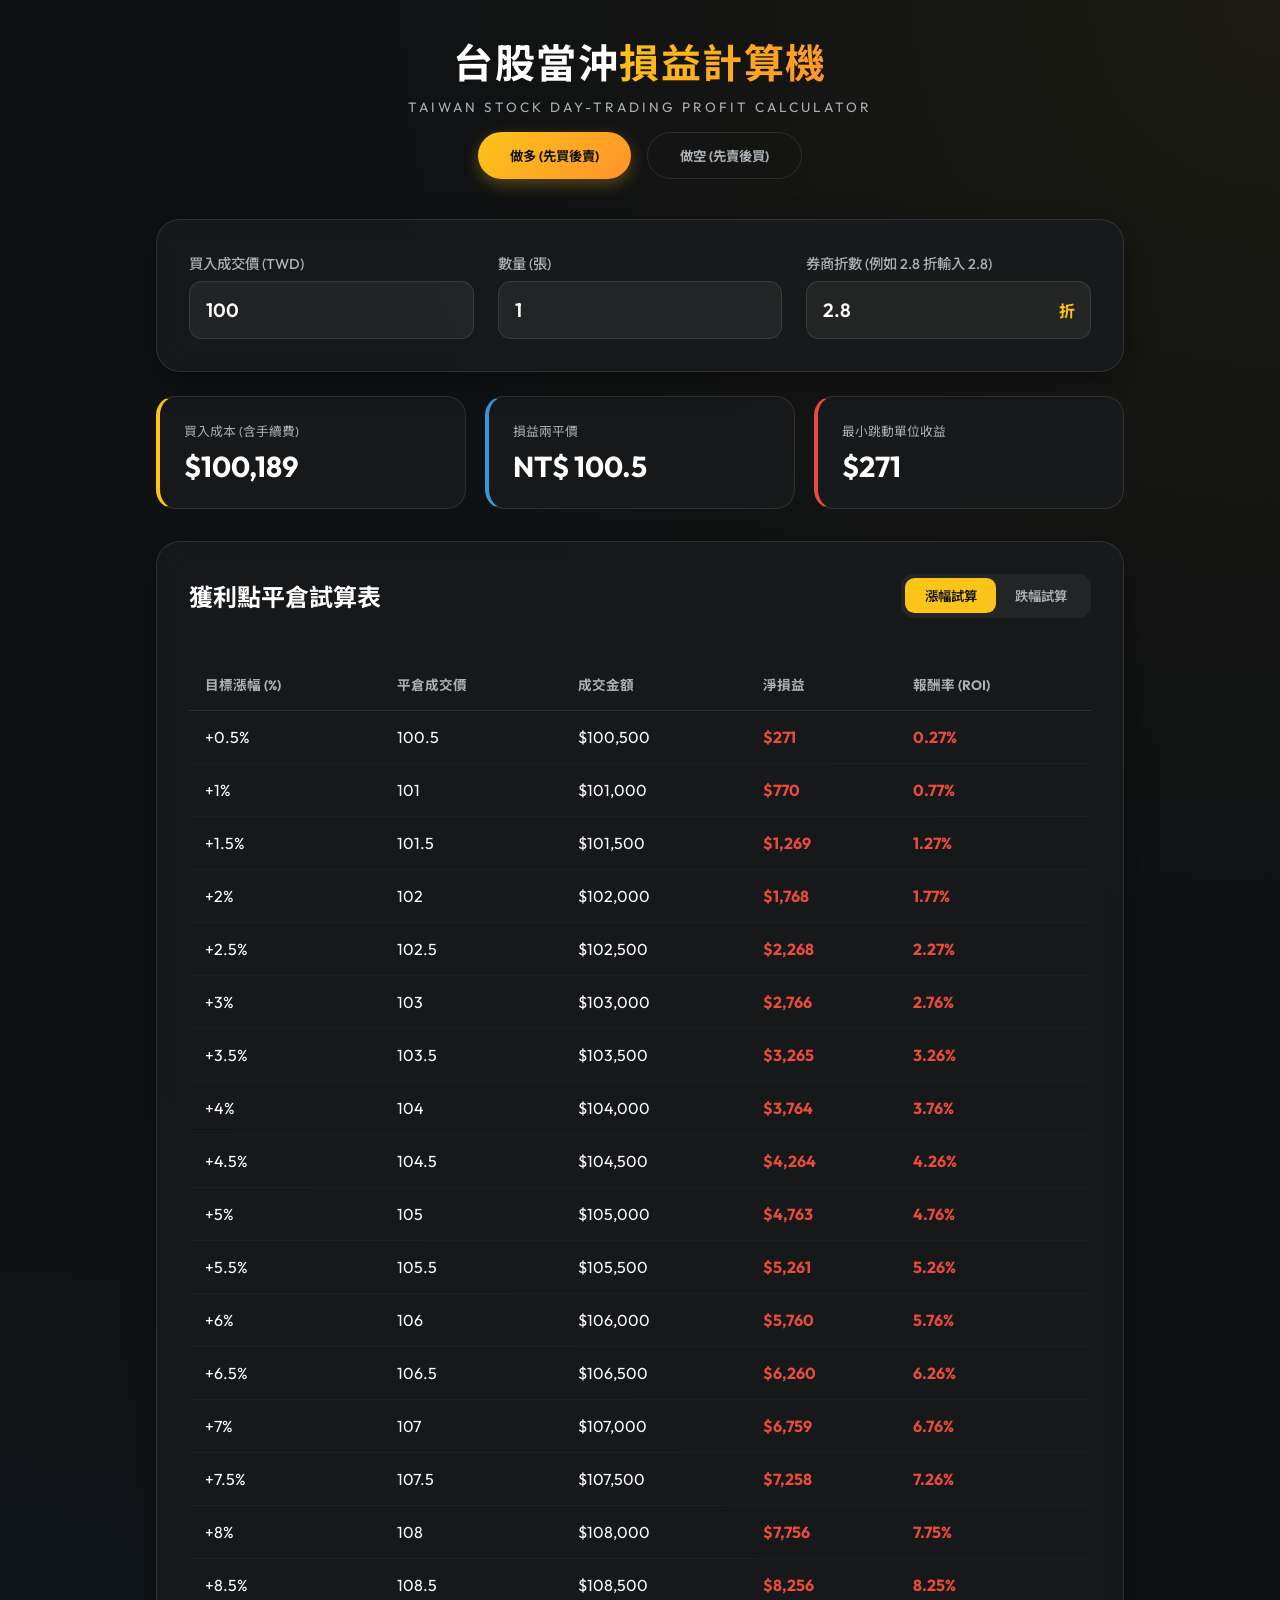
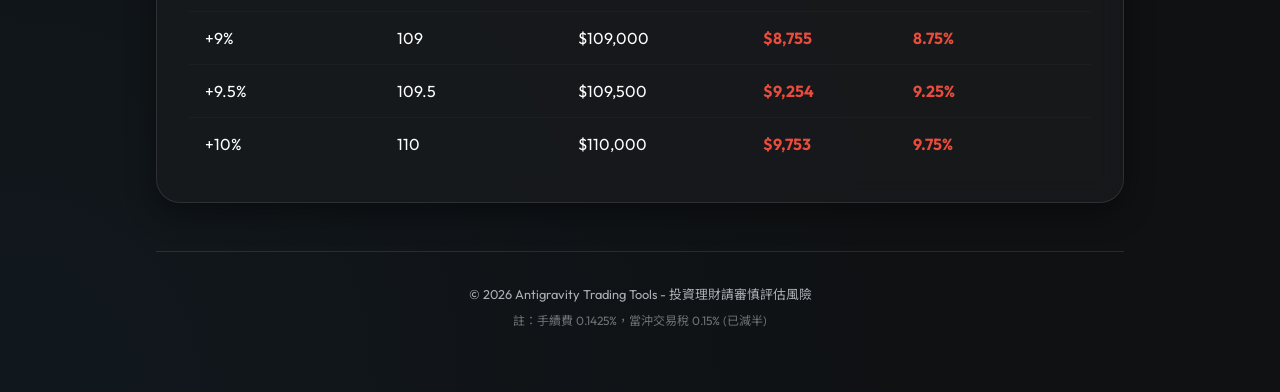
<file: index.html>
<!DOCTYPE html>
<html lang="zh-TW">
<head>
    <meta charset="UTF-8">
    <meta name="viewport" content="width=device-width, initial-scale=1.0">
    <title>台股當沖損益計算機 - 專業交易員版</title>
    <link rel="manifest" href="manifest.json">
    <meta name="theme-color" content="#fcc419">
    <meta name="apple-mobile-web-app-capable" content="yes">
    <meta name="apple-mobile-web-app-status-bar-style" content="black-translucent">
    <link rel="icon" type="image/png" href="icon.png">
    <link rel="apple-touch-icon" href="icon.png">
    <meta name="description" content="專業的台股當沖損益計算工具，支持券商手續費折數設定與多平倉位價格試算。">
    <link rel="stylesheet" href="style.css">
    <link rel="preconnect" href="https://fonts.googleapis.com">
    <link rel="preconnect" href="https://fonts.gstatic.com" crossorigin>
    <link href="https://fonts.googleapis.com/css2?family=Noto+Sans+TC:wght@400;500;700&family=Outfit:wght@400;600&display=swap" rel="stylesheet">
</head>
<body class="dark-theme">
    <div class="container">
        <header>
            <h1>台股當沖<span class="highlight">損益計算機</span></h1>
            <p class="subtitle">TAIWAN STOCK DAY-TRADING PROFIT CALCULATOR</p>
            <div class="trade-mode-toggle">
                <button class="trade-btn active" id="type-long">做多 (先買後賣)</button>
                <button class="trade-btn" id="type-short">做空 (先賣後買)</button>
            </div>
        </header>

        <main>
            <!-- 輸入設定區域 -->
            <section class="config-section card">
                <div class="input-grid">
                    <div class="input-group">
                        <label for="price" id="price-label">買入成交價 (TWD)</label>
                        <input type="number" id="price" value="100" step="0.05" placeholder="輸入價格...">
                    </div>
                    <div class="input-group">
                        <label for="quantity">數量 (張)</label>
                        <input type="number" id="quantity" value="1" step="1" placeholder="張數...">
                    </div>
                    <div class="input-group">
                        <label for="discount">券商折數 (例如 2.8 折輸入 2.8)</label>
                        <div class="input-wrapper">
                            <input type="number" id="discount" value="2.8" step="0.1" placeholder="2.8">
                            <span class="unit">折</span>
                        </div>
                    </div>
                </div>
            </section>

            <!-- 核心結果摘要 -->
            <section class="summary-section">
                <div class="summary-card gold-border">
                    <span class="label" id="summary-balance-label">買入成本 (含手續費)</span>
                    <span class="value" id="buying-cost">$ 0</span>
                </div>
                <div class="summary-card highlight-border">
                    <span class="label">損益兩平價</span>
                    <span class="value" id="break-even">$ 0</span>
                </div>
                <div class="summary-card profit-border">
                    <span class="label">最小跳動單位收益</span>
                    <span class="value" id="min-tick-profit">$ 0</span>
                </div>
            </section>

            <!-- 比例試算表 -->
            <section class="result-section card">
                <div class="card-header">
                    <h2>獲利點平倉試算表</h2>
                    <div class="toggle-group">
                        <button class="active" id="mode-up">漲幅試算</button>
                        <button id="mode-down">跌幅試算</button>
                    </div>
                </div>
                <div class="table-container">
                    <table id="result-table">
                        <thead>
                            <tr>
                                <th>目標漲幅 (%)</th>
                                <th>平倉成交價</th>
                                <th>成交金額</th>
                                <th>淨損益</th>
                                <th>報酬率 (ROI)</th>
                            </tr>
                        </thead>
                        <tbody id="table-body">
                            <!-- JS 動態生成 -->
                        </tbody>
                    </table>
                </div>
            </section>
        </main>

        <footer>
            <div class="footer-content">
                <p>&copy; 2026 Antigravity Trading Tools - 投資理財請審慎評估風險</p>
                <div class="disclaimer">註：手續費 0.1425%，當沖交易稅 0.15% (已減半)</div>
            </div>
        </footer>
    </div>
    <script src="script.js"></script>
    <script>
        if ('serviceWorker' in navigator) {
            window.addEventListener('load', () => {
                navigator.serviceWorker.register('./service-worker.js');
            });
        }
    </script>
</body>
</html>
</file>
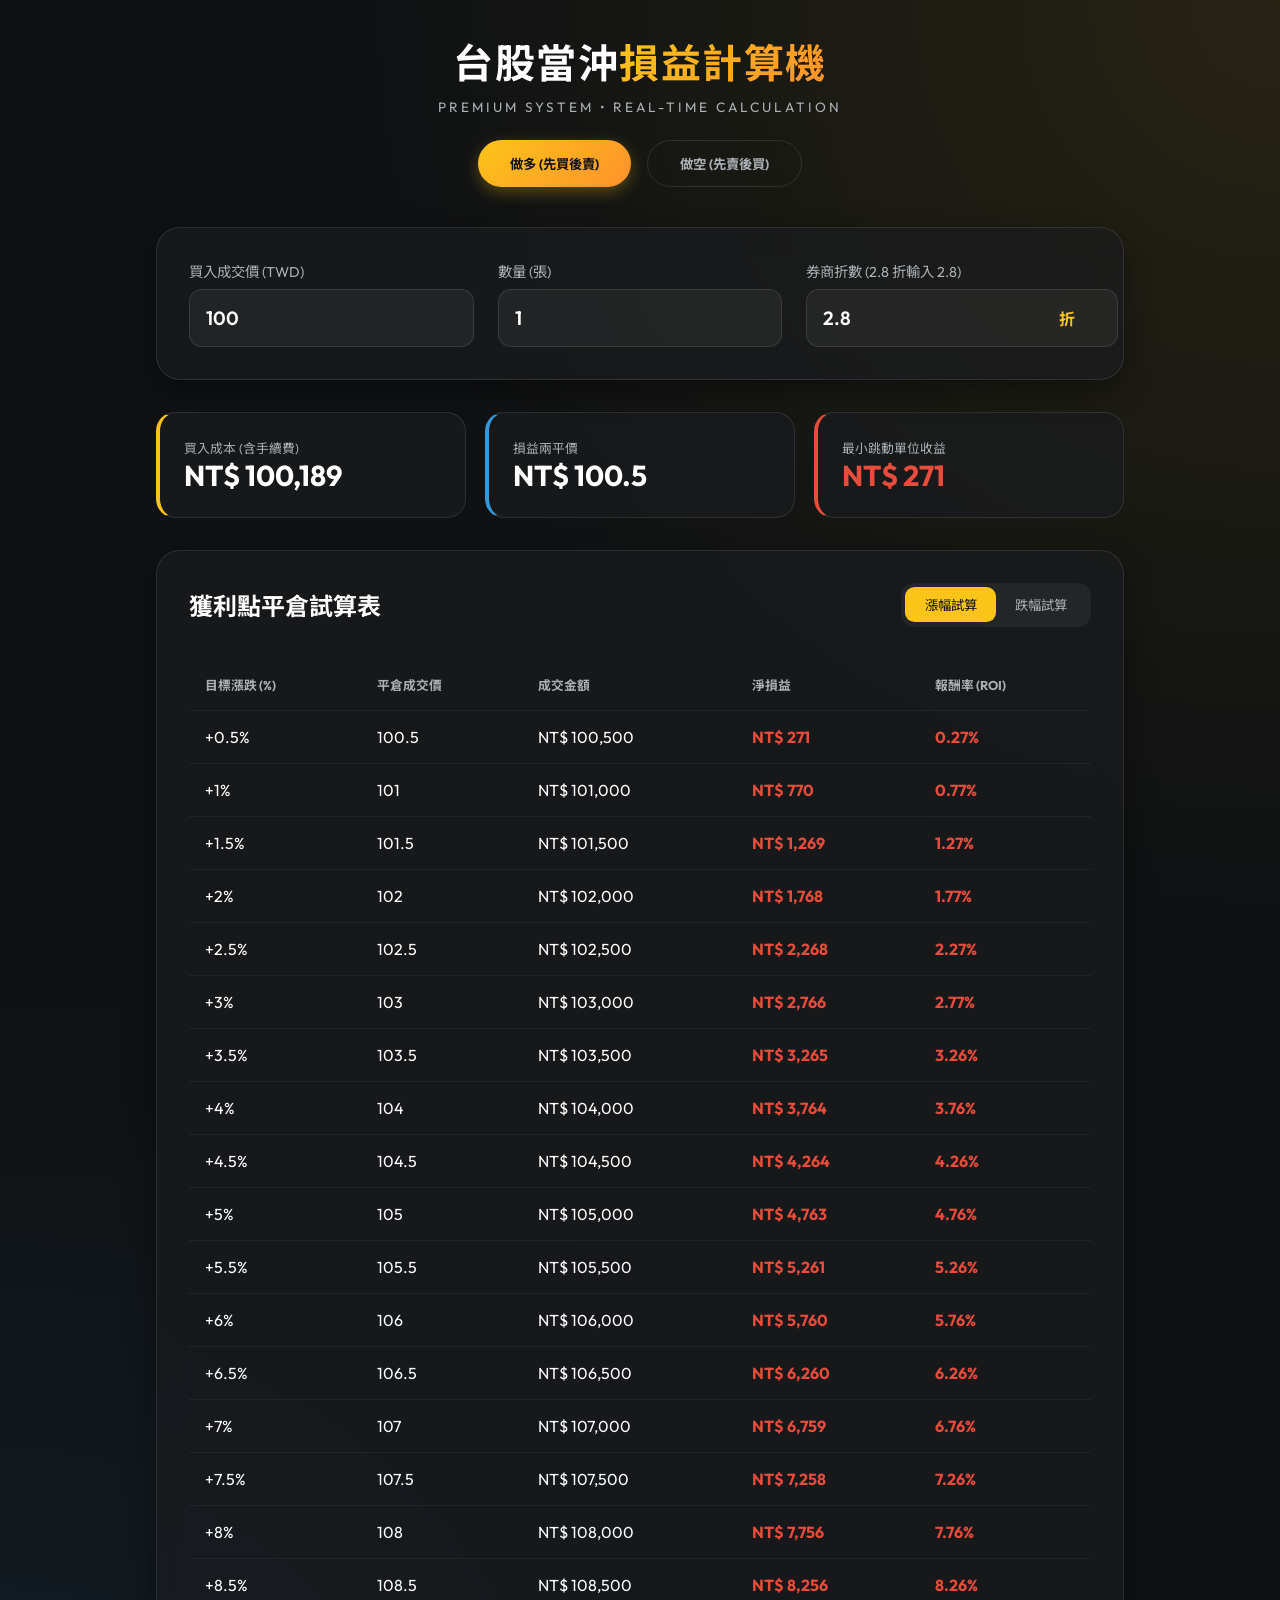
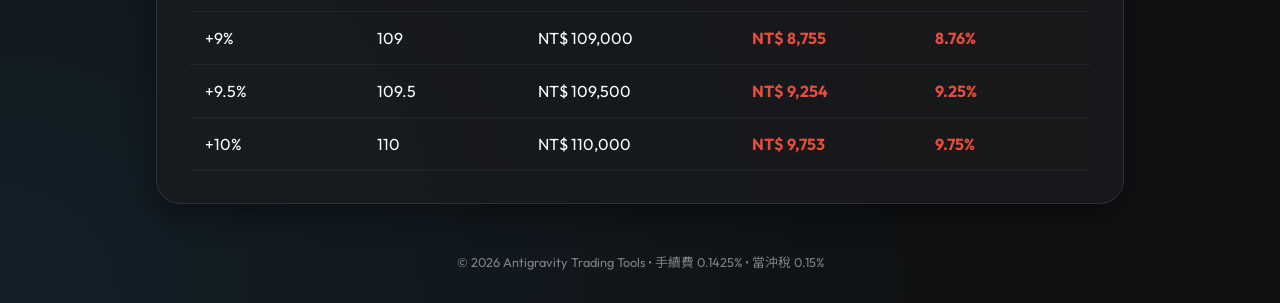
<file: calculator.html>
<!DOCTYPE html>
<html lang="zh-TW">
<head>
    <meta charset="UTF-8">
    <meta name="viewport" content="width=device-width, initial-scale=1.0">
    <title>台股當沖損益計算機 - 旗艦版</title>
    <link rel="manifest" href="manifest.json">
    <meta name="theme-color" content="#fcc419">
    <meta name="apple-mobile-web-app-capable" content="yes">
    <meta name="apple-mobile-web-app-status-bar-style" content="black-translucent">
    <link rel="icon" type="image/png" href="icon.png">
    <link rel="apple-touch-icon" href="icon.png">
    <link rel="preconnect" href="https://fonts.googleapis.com">
    <link rel="preconnect" href="https://fonts.gstatic.com" crossorigin>
    <link href="https://fonts.googleapis.com/css2?family=Noto+Sans+TC:wght@400;500;700&family=Outfit:wght@400;600&display=swap" rel="stylesheet">
    <style>
        /* CSS Global Setup */
        :root {
            --bg-dark: #0f1113;
            --card-bg: rgba(26, 28, 30, 0.7);
            --gold: #fcc419;
            --gold-bright: #ffd700;
            --profit-green: #e74c3c; /* 台灣股市：漲/賺 為紅 */
            --loss-red: #2ecc71;     /* 台灣股市：跌/賠 為綠 */
            --text-white: #ffffff;
            --text-gray: #aab0b4;
            --glass-border: rgba(255, 255, 255, 0.1);
            --highlight: #3498db;
            --gradient-gold: linear-gradient(135deg, #fcc419 0%, #ff922b 100%);
        }

        * {
            margin: 0;
            padding: 0;
            box-sizing: border-box;
            font-family: 'Outfit', 'Noto Sans TC', sans-serif;
        }

        body {
            background-color: var(--bg-dark);
            color: var(--text-white);
            min-height: 100vh;
            display: flex;
            justify-content: center;
            align-items: center;
            background-image: radial-gradient(circle at top right, rgba(252, 196, 25, 0.1), transparent 40%),
                              radial-gradient(circle at bottom left, rgba(52, 152, 219, 0.1), transparent 40%);
        }

        .container {
            width: 95%;
            max-width: 1000px;
            padding: 2rem 1rem;
        }

        header { text-align: center; margin-bottom: 2.5rem; }
        h1 { font-size: 2.5rem; font-weight: 700; letter-spacing: 1.5px; margin-bottom: 0.5rem; }
        .highlight { background: var(--gradient-gold); -webkit-background-clip: text; background-clip: text; -webkit-text-fill-color: transparent; }
        .subtitle { color: var(--text-gray); font-size: 0.85rem; letter-spacing: 3px; }

        .trade-mode-toggle { display: flex; justify-content: center; gap: 1rem; margin: 1.5rem 0; }
        .trade-btn {
            background: transparent; border: 1px solid var(--glass-border); padding: 0.8rem 2rem;
            border-radius: 2rem; color: var(--text-gray); cursor: pointer; font-weight: 700; transition: all 0.3s ease;
        }
        .trade-btn.active { background: var(--gradient-gold); color: var(--bg-dark); border: none; box-shadow: 0 5px 15px rgba(252, 196, 25, 0.3); }

        .card {
            background: var(--card-bg); backdrop-filter: blur(12px); border: 1px solid var(--glass-border);
            border-radius: 1.5rem; padding: 2rem; margin-bottom: 1.5rem; box-shadow: 0 10px 30px rgba(0, 0, 0, 0.4);
        }

        .input-grid { display: grid; grid-template-columns: repeat(auto-fit, minmax(200px, 1fr)); gap: 1.5rem; }
        .input-group { display: flex; flex-direction: column; gap: 0.5rem; }
        label { font-size: 0.9rem; color: var(--text-gray); }
        input {
            background: rgba(255, 255, 255, 0.05); border: 1px solid var(--glass-border);
            border-radius: 0.8rem; padding: 1rem; color: var(--text-white); font-size: 1.2rem; font-weight: 600;
        }

        .input-wrapper { position: relative; display: flex; align-items: center; }
        .unit { position: absolute; right: 1rem; color: var(--gold); font-weight: 700; }

        .summary-section { display: grid; grid-template-columns: repeat(auto-fit, minmax(250px, 1fr)); gap: 1.2rem; margin: 2rem 0; }
        .summary-card { background: var(--card-bg); padding: 1.5rem; border-radius: 1.2rem; border: 1px solid var(--glass-border); }
        .summary-card .label { font-size: 0.8rem; color: var(--text-gray); }
        .summary-card .value { font-size: 1.8rem; font-weight: 700; }
        .gold-border { border-left: 4px solid var(--gold); }
        .highlight-border { border-left: 4px solid var(--highlight); }
        .profit-border { border-left: 4px solid var(--profit-green); }

        .card-header { display: flex; justify-content: space-between; align-items: center; margin-bottom: 1rem; }
        .toggle-group { display: flex; background: rgba(255, 255, 255, 0.05); padding: 0.3rem; border-radius: 0.8rem; }
        .toggle-group button { background: transparent; border: none; color: var(--text-gray); padding: 0.5rem 1.2rem; cursor: pointer; border-radius: 0.6rem; }
        .toggle-group button.active { background: var(--gold); color: var(--bg-dark); }

        .table-container { overflow-x: auto; }
        table { width: 100%; border-collapse: collapse; margin-top: 1rem; }
        th, td { padding: 1rem; text-align: left; border-bottom: 1px solid rgba(255, 255, 255, 0.05); }
        th { font-size: 0.8rem; color: var(--text-gray); }
        .profit { color: var(--profit-green) !important; font-weight: 700; }
        .loss { color: var(--loss-red) !important; font-weight: 700; }

        footer { text-align: center; margin-top: 3rem; color: var(--text-gray); font-size: 0.8rem; opacity: 0.7; }
    </style>
</head>
<body>
    <div class="container">
        <header>
            <h1>台股當沖<span class="highlight">損益計算機</span></h1>
            <p class="subtitle">PREMIUM SYSTEM • REAL-TIME CALCULATION</p>
            <div class="trade-mode-toggle">
                <button class="trade-btn active" id="type-long">做多 (先買後賣)</button>
                <button class="trade-btn" id="type-short">做空 (先賣後買)</button>
            </div>
        </header>

        <main>
            <section class="config-section card">
                <div class="input-grid">
                    <div class="input-group">
                        <label id="price-label">買入成交價 (TWD)</label>
                        <input type="number" id="price" value="100" step="0.05">
                    </div>
                    <div class="input-group">
                        <label>數量 (張)</label>
                        <input type="number" id="quantity" value="1" step="1">
                    </div>
                    <div class="input-group">
                        <label>券商折數 (2.8 折輸入 2.8)</label>
                        <div class="input-wrapper">
                            <input type="number" id="discount" value="2.8" step="0.1">
                            <span class="unit">折</span>
                        </div>
                    </div>
                </div>
            </section>

            <section class="summary-section">
                <div class="summary-card gold-border">
                    <span class="label" id="summary-balance-label">買入成本 (含手續費)</span>
                    <div class="value" id="buying-cost">$ 0</div>
                </div>
                <div class="summary-card highlight-border">
                    <span class="label">損益兩平價</span>
                    <div class="value" id="break-even">$ 0</div>
                </div>
                <div class="summary-card profit-border">
                    <span class="label">最小跳動單位收益</span>
                    <div class="value" id="min-tick-profit">$ 0</div>
                </div>
            </section>

            <section class="result-section card">
                <div class="card-header">
                    <h2>獲利點平倉試算表</h2>
                    <div class="toggle-group">
                        <button class="active" id="mode-up">漲幅試算</button>
                        <button id="mode-down">跌幅試算</button>
                    </div>
                </div>
                <div class="table-container">
                    <table>
                        <thead>
                            <tr>
                                <th>目標漲跌 (%)</th>
                                <th>平倉成交價</th>
                                <th>成交金額</th>
                                <th>淨損益</th>
                                <th>報酬率 (ROI)</th>
                            </tr>
                        </thead>
                        <tbody id="table-body"></tbody>
                    </table>
                </div>
            </section>
        </main>
        <footer>
            <p>&copy; 2026 Antigravity Trading Tools • 手續費 0.1425% • 當沖稅 0.15%</p>
        </footer>
    </div>

    <script>
        const BASE_FEE_RATE = 0.001425;
        const TAX_RATE = 0.0015;
        const PERCENTAGES_UP = [0.5, 1, 1.5, 2, 2.5, 3, 3.5, 4, 4.5, 5, 5.5, 6, 6.5, 7, 7.5, 8, 8.5, 9, 9.5, 10];
        const PERCENTAGES_DOWN = [-0.5, -1, -1.5, -2, -2.5, -3, -3.5, -4, -4.5, -5, -5.5, -6, -6.5, -7, -7.5, -8, -8.5, -9, -9.5, -10];
        
        let currentMode = 'UP';
        let tradeType = 'LONG';

        const priceInput = document.getElementById('price');
        const quantityInput = document.getElementById('quantity');
        const discountInput = document.getElementById('discount');
        const tableBody = document.getElementById('table-body');
        const buyingCostEl = document.getElementById('buying-cost');
        const breakEvenEl = document.getElementById('break-even');
        const minTickProfitEl = document.getElementById('min-tick-profit');
        const modeUpBtn = document.getElementById('mode-up');
        const modeDownBtn = document.getElementById('mode-down');
        const typeLongBtn = document.getElementById('type-long');
        const typeShortBtn = document.getElementById('type-short');
        const priceLabel = document.getElementById('price-label');
        const balanceLabel = document.getElementById('summary-balance-label');

        function init() {
            [priceInput, quantityInput, discountInput].forEach(inp => inp.addEventListener('input', calculate));
            modeUpBtn.addEventListener('click', () => { currentMode = 'UP'; updateUI(); });
            modeDownBtn.addEventListener('click', () => { currentMode = 'DOWN'; updateUI(); });
            typeLongBtn.addEventListener('click', () => { tradeType = 'LONG'; updateUI(); });
            typeShortBtn.addEventListener('click', () => { tradeType = 'SHORT'; updateUI(); });
            calculate();
        }

        function updateUI() {
            modeUpBtn.classList.toggle('active', currentMode === 'UP');
            modeDownBtn.classList.toggle('active', currentMode === 'DOWN');
            typeLongBtn.classList.toggle('active', tradeType === 'LONG');
            typeShortBtn.classList.toggle('active', tradeType === 'SHORT');
            priceLabel.textContent = tradeType === 'LONG' ? '買入成交價 (TWD)' : '賣出成交價 (TWD)';
            balanceLabel.textContent = tradeType === 'LONG' ? '買入成本 (含手續費)' : '賣出成本 (含手續費)';
            calculate();
        }

        function getTickSize(price) {
            if (price < 10) return 0.01;
            if (price < 50) return 0.05;
            if (price < 100) return 0.1;
            if (price < 500) return 0.5;
            if (price < 1000) return 1;
            return 5;
        }

        function getNextTick(price) {
            const tick = getTickSize(price);
            return Math.round((price + tick) * 10000) / 10000;
        }

        function getPrevTick(price) {
            const tick = getTickSize(price - 0.0001);
            return Math.round((price - tick) * 10000) / 10000;
        }

        function roundToTick(price) {
            const tick = getTickSize(price);
            return Math.round(price / tick) * tick;
        }

        function formatPrice(price) {
            const rounded = Math.round(price * 100) / 100;
            const parts = rounded.toFixed(2).split('.');
            const integerPart = parseInt(parts[0]).toLocaleString('zh-TW');
            const decimalPart = parts[1].replace(/0+$/, '');
            return decimalPart.length > 0 ? `${integerPart}.${decimalPart}` : integerPart;
        }

        function formatCurrency(val) {
            return 'NT$ ' + Math.floor(val).toLocaleString('zh-TW');
        }

        function calcProfit(buyPrice, sellPrice, shares, discount) {
            const bCost = (buyPrice * shares) + Math.floor(buyPrice * shares * BASE_FEE_RATE * discount);
            const sRev = (sellPrice * shares) - Math.floor(sellPrice * shares * BASE_FEE_RATE * discount) - Math.floor(sellPrice * shares * TAX_RATE);
            return sRev - bCost;
        }

        function calculate() {
            const ep = parseFloat(priceInput.value) || 0;
            const qty = parseFloat(quantityInput.value) || 0;
            const disc = (parseFloat(discountInput.value) || 2.8) / 10;
            const shares = qty * 1000;
            if (ep <= 0 || qty <= 0) return;

            let balance = 0;
            let bePrice = 0;
            if (tradeType === 'LONG') {
                const buySubtotal = ep * shares;
                const buyFee = Math.floor(buySubtotal * BASE_FEE_RATE * disc);
                const taxAtEntry = Math.floor(buySubtotal * TAX_RATE); // Symmetry
                balance = buySubtotal + buyFee + taxAtEntry;
                
                const buyCost = buySubtotal + buyFee;
                const beRaw = buyCost / (shares * (1 - BASE_FEE_RATE * disc - TAX_RATE));
                const tick = getTickSize(ep);
                bePrice = Math.ceil(beRaw / tick) * tick;
                if (calcProfit(ep, bePrice, shares, disc) < 0) bePrice = bePrice + tick;
            } else {
                const sellSubtotal = ep * shares;
                const sellFee = Math.floor(sellSubtotal * BASE_FEE_RATE * disc);
                const tax = Math.floor(sellSubtotal * TAX_RATE);
                balance = sellSubtotal + sellFee + tax; // Symmetry
                
                const netSellProceeds = sellSubtotal - sellFee - tax;
                const beRaw = netSellProceeds / (shares * (1 + BASE_FEE_RATE * disc));
                const tick = getTickSize(ep);
                bePrice = Math.floor(beRaw / tick) * tick;
                if (calcProfit(bePrice, ep, shares, disc) < 0) bePrice = bePrice - tick;
            }

            buyingCostEl.textContent = formatCurrency(balance);
            breakEvenEl.textContent = 'NT$ ' + formatPrice(bePrice);
            
            let tickProfit = 0;
            if (tradeType === 'LONG') {
                tickProfit = calcProfit(ep, getNextTick(ep), shares, disc);
            } else {
                tickProfit = calcProfit(getPrevTick(ep), ep, shares, disc);
            }
            minTickProfitEl.textContent = formatCurrency(tickProfit);
            minTickProfitEl.className = 'value ' + (tickProfit >= 0 ? 'profit' : 'loss');

            renderTable(ep, shares, disc);
        }

        function renderTable(ep, shares, disc) {
            tableBody.innerHTML = '';
            const ratios = currentMode === 'UP' ? PERCENTAGES_UP : PERCENTAGES_DOWN;
            ratios.forEach(r => {
                let bp, sp;
                if (tradeType === 'LONG') { bp = ep; sp = roundToTick(bp * (1 + r / 100)); }
                else { sp = ep; bp = roundToTick(sp * (1 + r / 100)); }

                const prof = calcProfit(bp, sp, shares, disc);
                const rev = (tradeType === 'LONG' ? sp : bp) * shares;
                const roi = (prof / ((tradeType === 'LONG' ? bp : sp) * shares)) * 100;
                const tr = document.createElement('tr');
                tr.innerHTML = `<td>${r > 0 ? '+' : ''}${r}%</td><td>${formatPrice(tradeType === 'LONG' ? sp : bp)}</td><td>${formatCurrency(rev)}</td><td class="${prof >= 0 ? 'profit' : 'loss'}">${formatCurrency(prof)}</td><td class="${prof >= 0 ? 'profit' : 'loss'}">${roi.toFixed(2)}%</td>`;
                tableBody.appendChild(tr);
            });
        }
        init();
        if ('serviceWorker' in navigator) {
            window.addEventListener('load', () => {
                navigator.serviceWorker.register('./service-worker.js');
            });
        }
    </script>
</body>
</html>
</file>
<file: style.css>
/* CSS Global Setup */
:root {
    --bg-dark: #0f1113;
    --card-bg: rgba(26, 28, 30, 0.7);
    --gold: #fcc419;
    --gold-bright: #ffd700;
    --profit-green: #e74c3c; /* 台灣股市：漲/賺 為紅 */
    --loss-red: #2ecc71;     /* 台灣股市：跌/賠 為綠 */
    --text-white: #ffffff;
    --text-gray: #aab0b4;
    --glass-border: rgba(255, 255, 255, 0.1);
    --highlight: #3498db;
    --gradient-gold: linear-gradient(135deg, #fcc419 0%, #ff922b 100%);
    --gradient-dark: linear-gradient(180deg, #1e2022 0%, #0f1113 100%);
}

* {
    margin: 0;
    padding: 0;
    box-sizing: border-box;
    font-family: 'Outfit', 'Noto Sans TC', sans-serif;
}

body {
    background-color: var(--bg-dark);
    color: var(--text-white);
    min-height: 100vh;
    display: flex;
    justify-content: center;
    align-items: center;
    background-image: radial-gradient(circle at top right, rgba(252, 196, 25, 0.05), transparent 40%),
                      radial-gradient(circle at bottom left, rgba(52, 152, 219, 0.05), transparent 40%);
}

.container {
    width: 95%;
    max-width: 1000px;
    padding: 2rem 1rem;
    animation: fadeIn 0.8s ease-out;
}

@keyframes fadeIn {
    from { opacity: 0; transform: translateY(10px); }
    to { opacity: 1; transform: translateY(0); }
}

header {
    text-align: center;
    margin-bottom: 2.5rem;
}

h1 {
    font-size: 2.5rem;
    font-weight: 700;
    letter-spacing: 1.5px;
    margin-bottom: 0.5rem;
}

.highlight {
    background: var(--gradient-gold);
    -webkit-background-clip: text;
    background-clip: text;
    -webkit-text-fill-color: transparent;
}

.subtitle {
    color: var(--text-gray);
    font-size: 0.85rem;
    letter-spacing: 3px;
    font-weight: 400;
}

/* Trade Mode Toggle (Long/Short) */
.trade-mode-toggle {
    display: flex;
    justify-content: center;
    gap: 1rem;
    margin-top: 1rem;
}

.trade-btn {
    background: transparent;
    border: 1px solid var(--glass-border);
    padding: 0.8rem 2rem;
    border-radius: 2rem;
    color: var(--text-gray);
    cursor: pointer;
    font-weight: 700;
    transition: all 0.3s ease;
}

.trade-btn.active {
    background: var(--gradient-gold);
    color: var(--bg-dark);
    border: none;
    box-shadow: 0 5px 15px rgba(252, 196, 25, 0.3);
}

.trade-btn:hover:not(.active) {
    background: rgba(255, 255, 255, 0.1);
    color: var(--text-white);
}

/* Common Card Styling */
.card {
    background: var(--card-bg);
    backdrop-filter: blur(12px);
    border: 1px solid var(--glass-border);
    border-radius: 1.5rem;
    padding: 2rem;
    margin-bottom: 1.5rem;
    box-shadow: 0 10px 30px rgba(0, 0, 0, 0.4);
}

/* Input Grid */
.input-grid {
    display: grid;
    grid-template-columns: repeat(auto-fit, minmax(200px, 1fr));
    gap: 1.5rem;
}

.input-group {
    display: flex;
    flex-direction: column;
    gap: 0.5rem;
}

label {
    font-size: 0.9rem;
    color: var(--text-gray);
    font-weight: 500;
}

input {
    background: rgba(255, 255, 255, 0.05);
    border: 1px solid var(--glass-border);
    border-radius: 0.8rem;
    padding: 1rem;
    color: var(--text-white);
    font-size: 1.2rem;
    font-weight: 600;
    transition: all 0.3s ease;
}

input:focus {
    outline: none;
    border-color: var(--gold);
    background: rgba(252, 196, 25, 0.05);
    box-shadow: 0 0 15px rgba(252, 196, 25, 0.1);
}

.input-wrapper {
    position: relative;
    display: flex;
    align-items: center;
}

.input-wrapper input {
    width: 100%;
    padding-right: 3rem;
}

.unit {
    position: absolute;
    right: 1rem;
    color: var(--gold);
    font-weight: 700;
}

/* Summary Section */
.summary-section {
    display: grid;
    grid-template-columns: repeat(auto-fit, minmax(250px, 1fr));
    gap: 1.2rem;
    margin-bottom: 2rem;
}

.summary-card {
    background: var(--card-bg);
    padding: 1.5rem;
    border-radius: 1.2rem;
    border: 1px solid var(--glass-border);
    display: flex;
    flex-direction: column;
    gap: 0.5rem;
    transition: transform 0.3s ease;
}

.summary-card:hover { transform: translateY(-5px); }

.summary-card .label { font-size: 0.8rem; color: var(--text-gray); }
.summary-card .value { font-size: 1.8rem; font-weight: 700; font-family: 'Outfit'; }

.gold-border { border-left: 4px solid var(--gold); }
.highlight-border { border-left: 4px solid var(--highlight); }
.profit-border { border-left: 4px solid var(--profit-green); }

/* Table Section */
.card-header {
    display: flex;
    justify-content: space-between;
    align-items: center;
    margin-bottom: 1.5rem;
}

.toggle-group {
    display: flex;
    background: rgba(255, 255, 255, 0.05);
    padding: 0.3rem;
    border-radius: 0.8rem;
}

.toggle-group button {
    background: transparent;
    border: none;
    color: var(--text-gray);
    padding: 0.5rem 1.2rem;
    border-radius: 0.6rem;
    cursor: pointer;
    font-weight: 600;
    transition: all 0.3s ease;
}

.toggle-group button.active {
    background: var(--gold);
    color: var(--bg-dark);
}

.table-container {
    overflow-x: auto;
}

table {
    width: 100%;
    border-collapse: collapse;
    margin-top: 1rem;
}

th {
    text-align: left;
    padding: 1rem;
    font-size: 0.85rem;
    color: var(--text-gray);
    border-bottom: 1px solid var(--glass-border);
}

td {
    padding: 1rem;
    font-size: 1rem;
    border-bottom: 1px solid rgba(255, 255, 255, 0.03);
    font-family: 'Outfit';
}

td.profit { color: var(--profit-green); font-weight: 700; }
td.loss { color: var(--loss-red); font-weight: 700; }

tr:last-child td { border: none; }
tr:hover td { background: rgba(255, 255, 255, 0.02); }

/* Footer */
footer {
    text-align: center;
    margin-top: 3rem;
    padding: 2rem;
    border-top: 1px solid var(--glass-border);
}

.footer-content p { color: var(--text-gray); font-size: 0.8rem; margin-bottom: 0.5rem; }
.disclaimer { color: var(--text-gray); font-size: 0.75rem; opacity: 0.6; }

/* Responsive Adjustments */
@media (max-width: 600px) {
    .summary-section { grid-template-columns: 1fr; }
    h1 { font-size: 1.8rem; }
}
</file>
